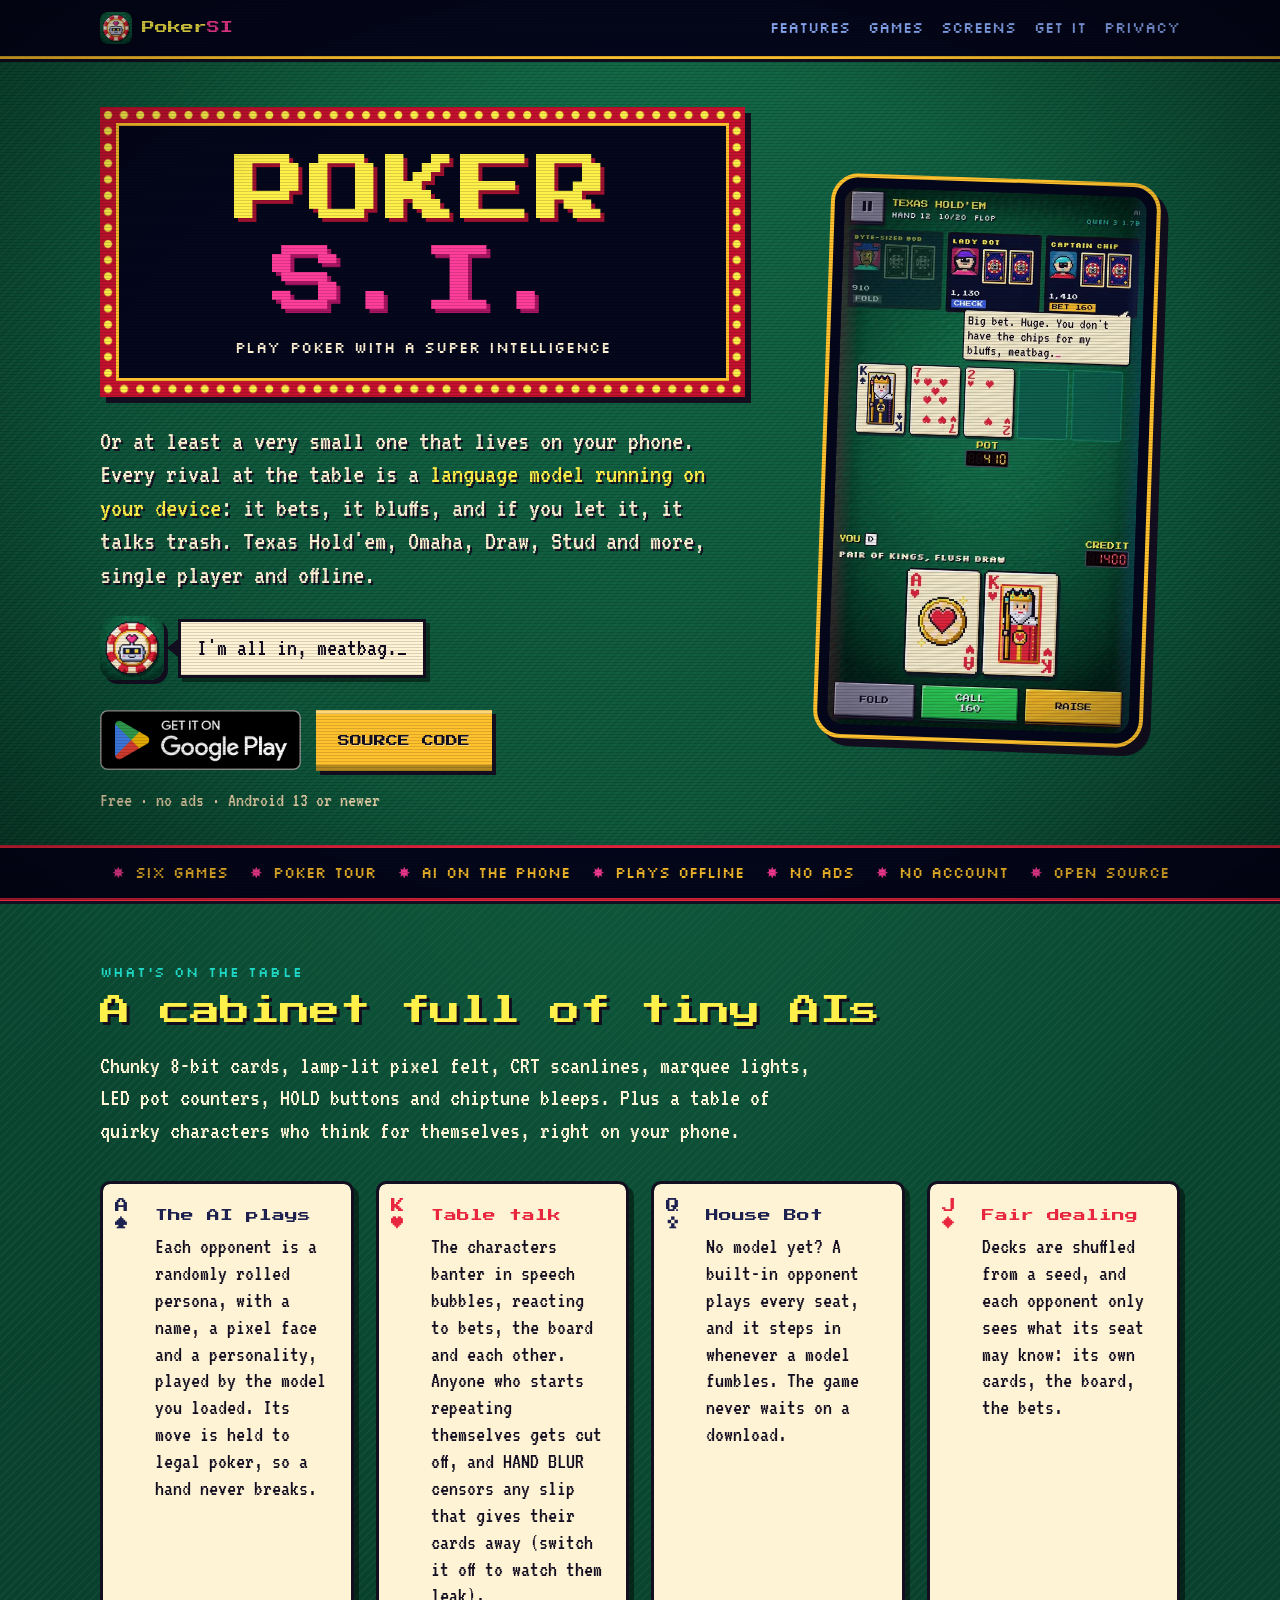
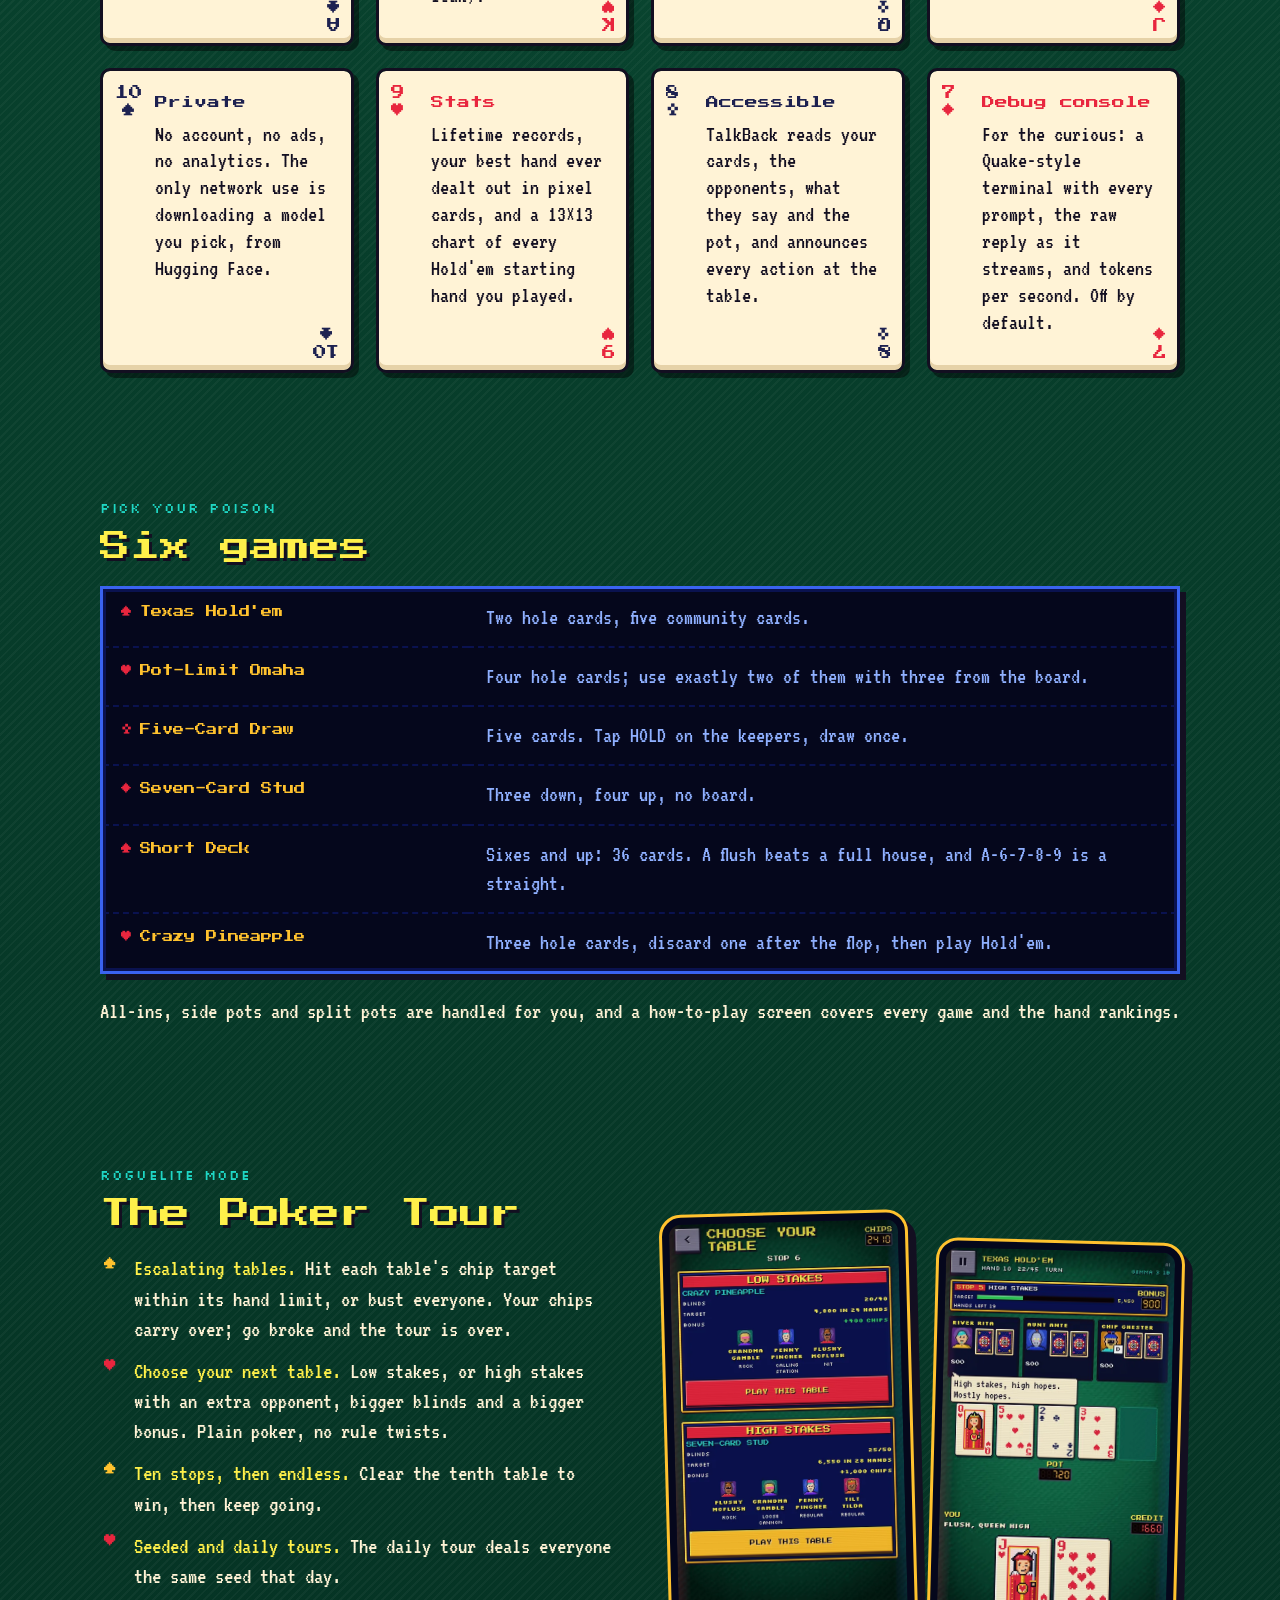
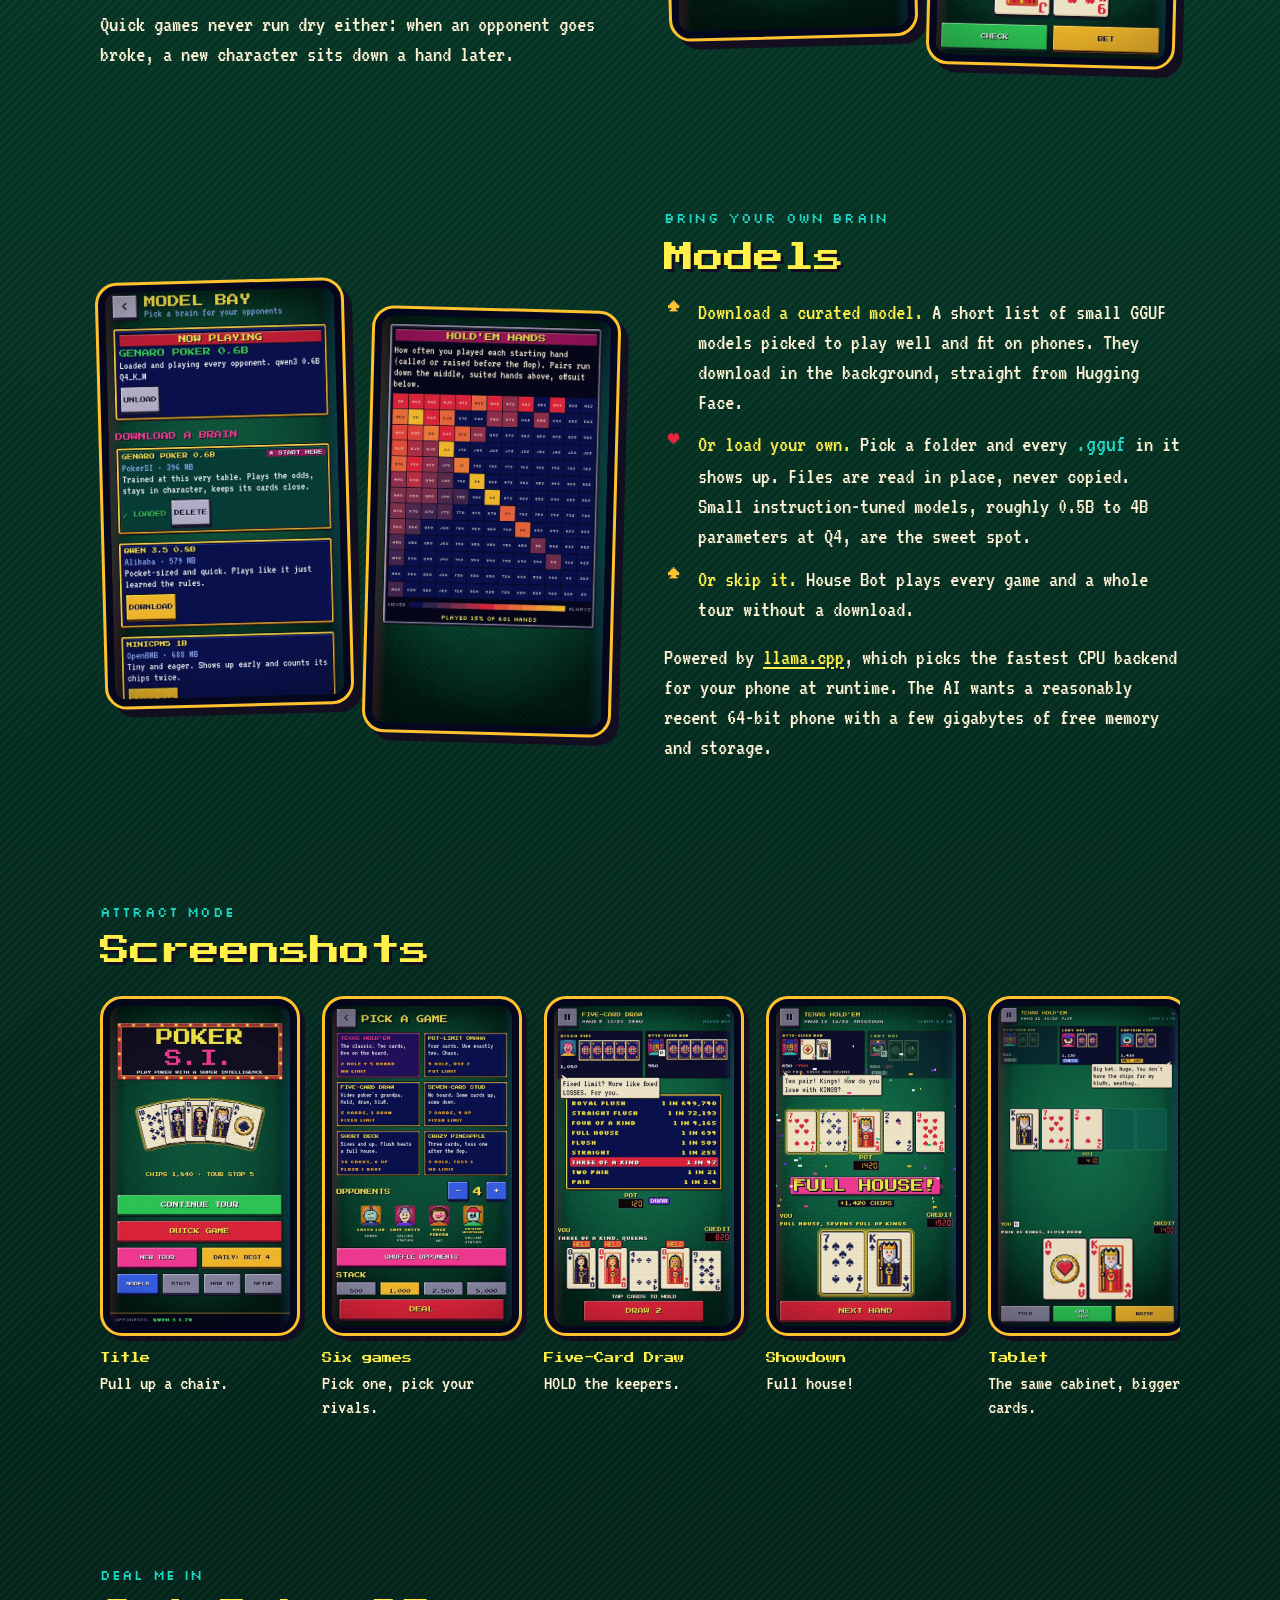
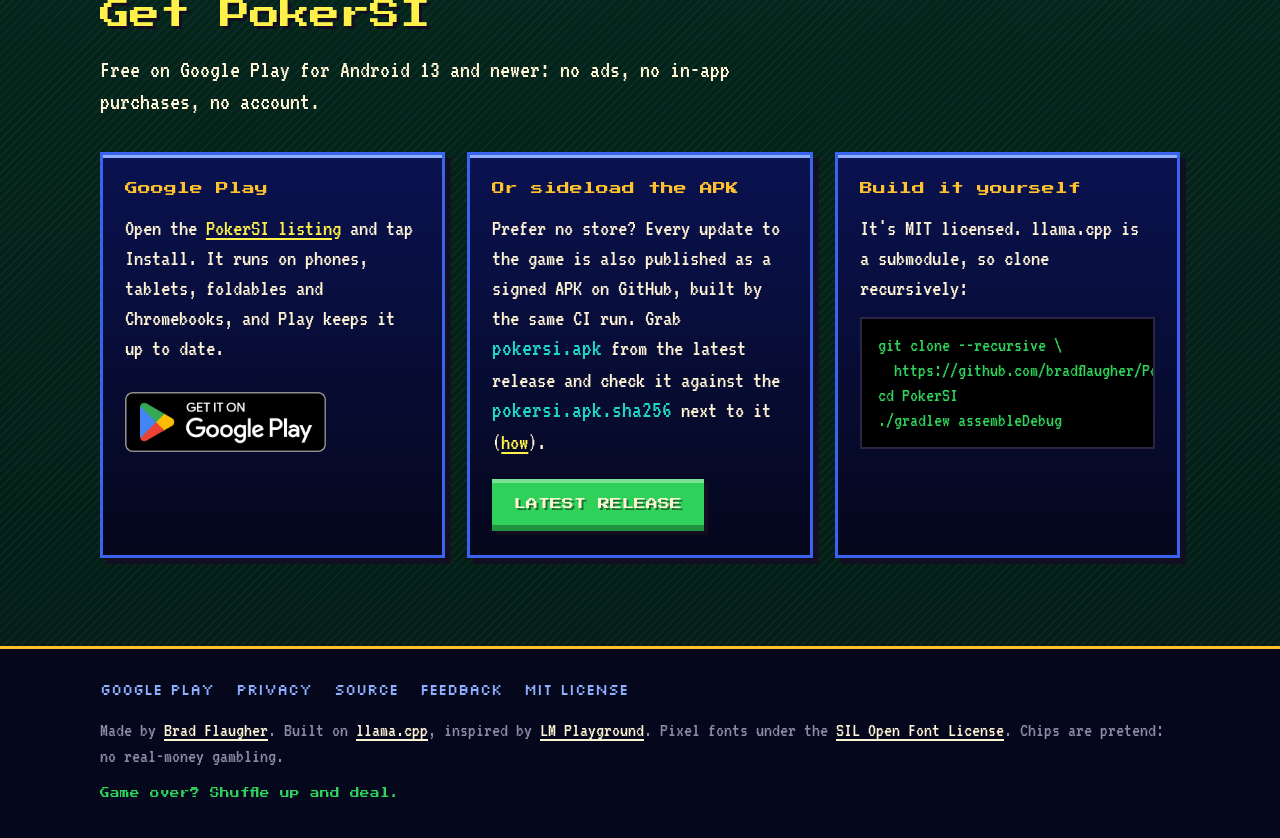
<file: site/index.html>
<!doctype html>
<html lang="en">
<head>
  <meta charset="utf-8">
  <meta name="viewport" content="width=device-width, initial-scale=1, viewport-fit=cover">
  <title>PokerSI — offline pixel poker against AI opponents</title>
  <meta name="description" content="Offline poker for Android against AI opponents that run on your phone: Texas Hold'em, Omaha, Five-Card Draw, Seven-Card Stud, Short Deck and Crazy Pineapple in a retro 8-bit video poker cabinet. A roguelite Poker Tour, no ads, no account.">
  <meta name="theme-color" content="#05071c">
  <meta name="color-scheme" content="dark">
  <link rel="canonical" href="https://bradflaugher.github.io/PokerSI/">
  <link rel="icon" type="image/png" sizes="32x32" href="favicon-32.png">
  <link rel="apple-touch-icon" href="apple-touch-icon.png">
  <link rel="preload" href="fonts/press_start_2p.woff2" as="font" type="font/woff2" crossorigin>
  <link rel="preload" href="fonts/vt323.woff2" as="font" type="font/woff2" crossorigin>
  <link rel="stylesheet" href="style.css?v=1b65875fac">
  <meta property="og:type" content="website">
  <meta property="og:site_name" content="PokerSI">
  <meta property="og:title" content="PokerSI — offline pixel poker against AI opponents">
  <meta property="og:description" content="Offline retro poker vs AI opponents that run on your phone. No ads, no account.">
  <meta property="og:url" content="https://bradflaugher.github.io/PokerSI/">
  <meta property="og:image" content="https://bradflaugher.github.io/PokerSI/og.png">
  <meta property="og:image:width" content="1024">
  <meta property="og:image:height" content="500">
  <meta property="og:image:alt" content="The PokerSI marquee over a fan of pixel cards on green felt, and a robot chip saying “I'm all in, meatbag.”">
  <meta name="twitter:card" content="summary_large_image">
</head>
<body>
  <a class="skip" href="#main">Skip to content</a>

  <header class="topbar">
    <div class="wrap">
      <a class="brand" href="./"><img src="icon.png" alt="" width="32" height="32"><b>Poker<span>SI</span></b></a>
      <nav aria-label="Site">
        <a href="#features">Features</a>
        <a href="#games">Games</a>
        <a href="#screens">Screens</a>
        <a class="keep" href="#get">Get it</a>
        <a class="keep" href="privacy/">Privacy</a>
      </nav>
    </div>
  </header>

  <main id="main">
    <div class="hero">
      <div class="wrap">
        <div>
          <div class="marquee">
            <div class="marquee__panel">
              <h1>POKER <span class="si">S.I.</span></h1>
              <p>Play poker with a super intelligence</p>
            </div>
          </div>
          <p class="hero__lead">Or at least a very small one that lives on your phone. Every rival at the table is a <strong>language model running on your device</strong>: it bets, it bluffs, and if you let it, it talks trash. Texas Hold'em, Omaha, Draw, Stud and more, single player and offline.</p>
          <div class="bubble-row">
            <img src="icon.png" alt="" width="64" height="64">
            <p class="bubble">I'm all in, meatbag.</p>
          </div>
          <div class="ctas">
            <a class="play" href="https://play.google.com/store/apps/details?id=com.bradflaugher.pokersi"><img src="img/google-play-badge.png" width="564" height="168" alt="Get it on Google Play"></a>
            <a class="btn btn--gold" href="https://github.com/bradflaugher/PokerSI">Source code</a>
          </div>
          <p class="fine">Free · no ads · Android 13 or newer</p>
        </div>
        <figure class="phone">
          <img src="img/table-holdem.webp" width="540" height="960" alt="A Texas Hold'em table against three AI opponents, one of them talking trash: “Big bet. Huge. You don't have the chips for my bluffs, meatbag.”">
        </figure>
      </div>
    </div>

    <div class="ticker">
      <ul>
        <li>Six games</li>
        <li>Poker Tour</li>
        <li>AI on the phone</li>
        <li>Plays offline</li>
        <li>No ads</li>
        <li>No account</li>
        <li>Open source</li>
      </ul>
    </div>

    <section id="features">
      <div class="wrap">
        <p class="kicker">What's on the table</p>
        <h2>A cabinet full of tiny AIs</h2>
        <p class="intro">Chunky 8-bit cards, lamp-lit pixel felt, CRT scanlines, marquee lights, LED pot counters, HOLD buttons and chiptune bleeps. Plus a table of quirky characters who think for themselves, right on your phone.</p>
        <ul class="cards">
          <li class="card" data-rank="A&#10;♠">
            <h3>The AI plays</h3>
            <p>Each opponent is a randomly rolled persona, with a name, a pixel face and a personality, played by the model you loaded. Its move is held to legal poker, so a hand never breaks.</p>
          </li>
          <li class="card" data-rank="K&#10;♥">
            <h3>Table talk</h3>
            <p>The characters banter in speech bubbles, reacting to bets, the board and each other. Anyone who starts repeating themselves gets cut off, and HAND BLUR censors any slip that gives their cards away (switch it off to watch them leak).</p>
          </li>
          <li class="card" data-rank="Q&#10;♣">
            <h3>House Bot</h3>
            <p>No model yet? A built-in opponent plays every seat, and it steps in whenever a model fumbles. The game never waits on a download.</p>
          </li>
          <li class="card" data-rank="J&#10;♦">
            <h3>Fair dealing</h3>
            <p>Decks are shuffled from a seed, and each opponent only sees what its seat may know: its own cards, the board, the bets.</p>
          </li>
          <li class="card" data-rank="10&#10;♠">
            <h3>Private</h3>
            <p>No account, no ads, no analytics. The only network use is downloading a model you pick, from Hugging Face.</p>
          </li>
          <li class="card" data-rank="9&#10;♥">
            <h3>Stats</h3>
            <p>Lifetime records, your best hand ever dealt out in pixel cards, and a 13×13 chart of every Hold'em starting hand you played.</p>
          </li>
          <li class="card" data-rank="8&#10;♣">
            <h3>Accessible</h3>
            <p>TalkBack reads your cards, the opponents, what they say and the pot, and announces every action at the table.</p>
          </li>
          <li class="card" data-rank="7&#10;♦">
            <h3>Debug console</h3>
            <p>For the curious: a Quake-style terminal with every prompt, the raw reply as it streams, and tokens per second. Off by default.</p>
          </li>
        </ul>
      </div>
    </section>

    <section id="games">
      <div class="wrap">
        <p class="kicker">Pick your poison</p>
        <h2>Six games</h2>
        <table class="games">
          <caption class="sr-only">The six poker variants and how each one deals</caption>
          <tbody>
            <tr><th scope="row"><span aria-hidden="true">♠</span>Texas Hold'em</th><td>Two hole cards, five community cards.</td></tr>
            <tr><th scope="row"><span aria-hidden="true">♥</span>Pot-Limit Omaha</th><td>Four hole cards; use exactly two of them with three from the board.</td></tr>
            <tr><th scope="row"><span aria-hidden="true">♣</span>Five-Card Draw</th><td>Five cards. Tap HOLD on the keepers, draw once.</td></tr>
            <tr><th scope="row"><span aria-hidden="true">♦</span>Seven-Card Stud</th><td>Three down, four up, no board.</td></tr>
            <tr><th scope="row"><span aria-hidden="true">♠</span>Short Deck</th><td>Sixes and up: 36 cards. A flush beats a full house, and A-6-7-8-9 is a straight.</td></tr>
            <tr><th scope="row"><span aria-hidden="true">♥</span>Crazy Pineapple</th><td>Three hole cards, discard one after the flop, then play Hold'em.</td></tr>
          </tbody>
        </table>
        <p class="after-table">All-ins, side pots and split pots are handled for you, and a how-to-play screen covers every game and the hand rankings.</p>
      </div>
    </section>

    <section id="tour">
      <div class="wrap split">
        <div>
          <p class="kicker">Roguelite mode</p>
          <h2>The Poker Tour</h2>
          <ul class="ticks">
            <li><strong>Escalating tables.</strong> Hit each table's chip target within its hand limit, or bust everyone. Your chips carry over; go broke and the tour is over.</li>
            <li><strong>Choose your next table.</strong> Low stakes, or high stakes with an extra opponent, bigger blinds and a bigger bonus. Plain poker, no rule twists.</li>
            <li><strong>Ten stops, then endless.</strong> Clear the tenth table to win, then keep going.</li>
            <li><strong>Seeded and daily tours.</strong> The daily tour deals everyone the same seed that day.</li>
          </ul>
          <p>Quick games never run dry either: when an opponent goes broke, a new character sits down a hand later.</p>
        </div>
        <div class="shots">
          <figure class="phone"><img src="img/tour.webp" width="540" height="960" loading="lazy" alt="Poker Tour: choose your next table, low stakes or high stakes."></figure>
          <figure class="phone"><img src="img/tour-table.webp" width="540" height="960" loading="lazy" alt="A Poker Tour table at stop 5, high stakes, with a chip target and hands remaining."></figure>
        </div>
      </div>
    </section>

    <section id="models">
      <div class="wrap split">
        <div class="shots">
          <figure class="phone"><img src="img/models.webp" width="540" height="960" loading="lazy" alt="The Models screen, listing small downloadable models and a folder of your own GGUF files."></figure>
          <figure class="phone"><img src="img/stats.webp" width="540" height="960" loading="lazy" alt="Stats: a 13 by 13 chart of how often you played each Hold'em starting hand."></figure>
        </div>
        <div>
          <p class="kicker">Bring your own brain</p>
          <h2>Models</h2>
          <ul class="ticks">
            <li><strong>Download a curated model.</strong> A short list of small GGUF models picked to play well and fit on phones. They download in the background, straight from Hugging Face.</li>
            <li><strong>Or load your own.</strong> Pick a folder and every <code>.gguf</code> in it shows up. Files are read in place, never copied. Small instruction-tuned models, roughly 0.5B to 4B parameters at Q4, are the sweet spot.</li>
            <li><strong>Or skip it.</strong> House Bot plays every game and a whole tour without a download.</li>
          </ul>
          <p>Powered by <a href="https://github.com/ggml-org/llama.cpp">llama.cpp</a>, which picks the fastest CPU backend for your phone at runtime. The AI wants a reasonably recent 64-bit phone with a few gigabytes of free memory and storage.</p>
        </div>
      </div>
    </section>

    <section id="screens">
      <div class="wrap">
        <p class="kicker">Attract mode</p>
        <h2>Screenshots</h2>
        <ul class="reel">
          <li><figure><div class="phone"><img src="img/title.webp" width="540" height="960" loading="lazy" alt="The title screen: the marquee, a fan of pixel cards, and buttons for Continue Tour, Quick Game, New Tour and the daily tour."></div><figcaption><b>Title</b>Pull up a chair.</figcaption></figure></li>
          <li><figure><div class="phone"><img src="img/picker.webp" width="540" height="960" loading="lazy" alt="The game picker with six poker variants."></div><figcaption><b>Six games</b>Pick one, pick your rivals.</figcaption></figure></li>
          <li><figure><div class="phone"><img src="img/draw.webp" width="540" height="960" loading="lazy" alt="Five-Card Draw with HOLD buttons under the player's cards."></div><figcaption><b>Five-Card Draw</b>HOLD the keepers.</figcaption></figure></li>
          <li><figure><div class="phone"><img src="img/showdown.webp" width="540" height="960" loading="lazy" alt="A full house wins the showdown."></div><figcaption><b>Showdown</b>Full house!</figcaption></figure></li>
          <li><figure><div class="phone"><img src="img/tablet.webp" width="540" height="960" loading="lazy" alt="Texas Hold'em on a 10-inch tablet."></div><figcaption><b>Tablet</b>The same cabinet, bigger cards.</figcaption></figure></li>
        </ul>
      </div>
    </section>

    <section id="get">
      <div class="wrap">
        <p class="kicker">Deal me in</p>
        <h2>Get PokerSI</h2>
        <p class="intro">Free on Google Play for Android 13 and newer: no ads, no in-app purchases, no account.</p>
        <div class="panels">
          <div class="panel">
            <h3>Google Play</h3>
            <p>Open the <a href="https://play.google.com/store/apps/details?id=com.bradflaugher.pokersi">PokerSI listing</a> and tap Install. It runs on phones, tablets, foldables and Chromebooks, and Play keeps it up to date.</p>
            <a class="play" href="https://play.google.com/store/apps/details?id=com.bradflaugher.pokersi"><img src="img/google-play-badge.png" width="564" height="168" alt="Get it on Google Play"></a>
          </div>
          <div class="panel">
            <h3>Or sideload the APK</h3>
            <p>Prefer no store? Every update to the game is also published as a signed APK on GitHub, built by the same CI run. Grab <code>pokersi.apk</code> from the latest release and check it against the <code>pokersi.apk.sha256</code> next to it (<a href="https://github.com/bradflaugher/PokerSI/blob/main/SECURITY.md#verifying-a-release">how</a>).</p>
            <a class="btn btn--green" href="https://github.com/bradflaugher/PokerSI/releases/latest">Latest release</a>
          </div>
          <div class="panel">
            <h3>Build it yourself</h3>
            <p>It's MIT licensed. llama.cpp is a submodule, so clone recursively:</p>
            <pre><code>git clone --recursive \
  https://github.com/bradflaugher/PokerSI.git
cd PokerSI
./gradlew assembleDebug</code></pre>
          </div>
        </div>
      </div>
    </section>
  </main>

  <footer class="footer">
    <div class="wrap">
      <nav aria-label="Footer">
        <a href="https://play.google.com/store/apps/details?id=com.bradflaugher.pokersi">Google Play</a>
        <a href="privacy/">Privacy</a>
        <a href="https://github.com/bradflaugher/PokerSI">Source</a>
        <a href="https://github.com/bradflaugher/PokerSI/issues/new">Feedback</a>
        <a href="https://github.com/bradflaugher/PokerSI/blob/main/LICENSE">MIT license</a>
      </nav>
      <p>Made by <a href="https://bradflaugher.com">Brad Flaugher</a>. Built on <a href="https://github.com/ggml-org/llama.cpp">llama.cpp</a>, inspired by <a href="https://github.com/andriydruk/LMPlayground">LM Playground</a>. Pixel fonts under the <a href="fonts/OFL-PressStart2P.txt">SIL Open Font License</a>. Chips are pretend: no real-money gambling.</p>
      <p class="credit">Game over? Shuffle up and deal.</p>
    </div>
  </footer>
</body>
</html>
</file>
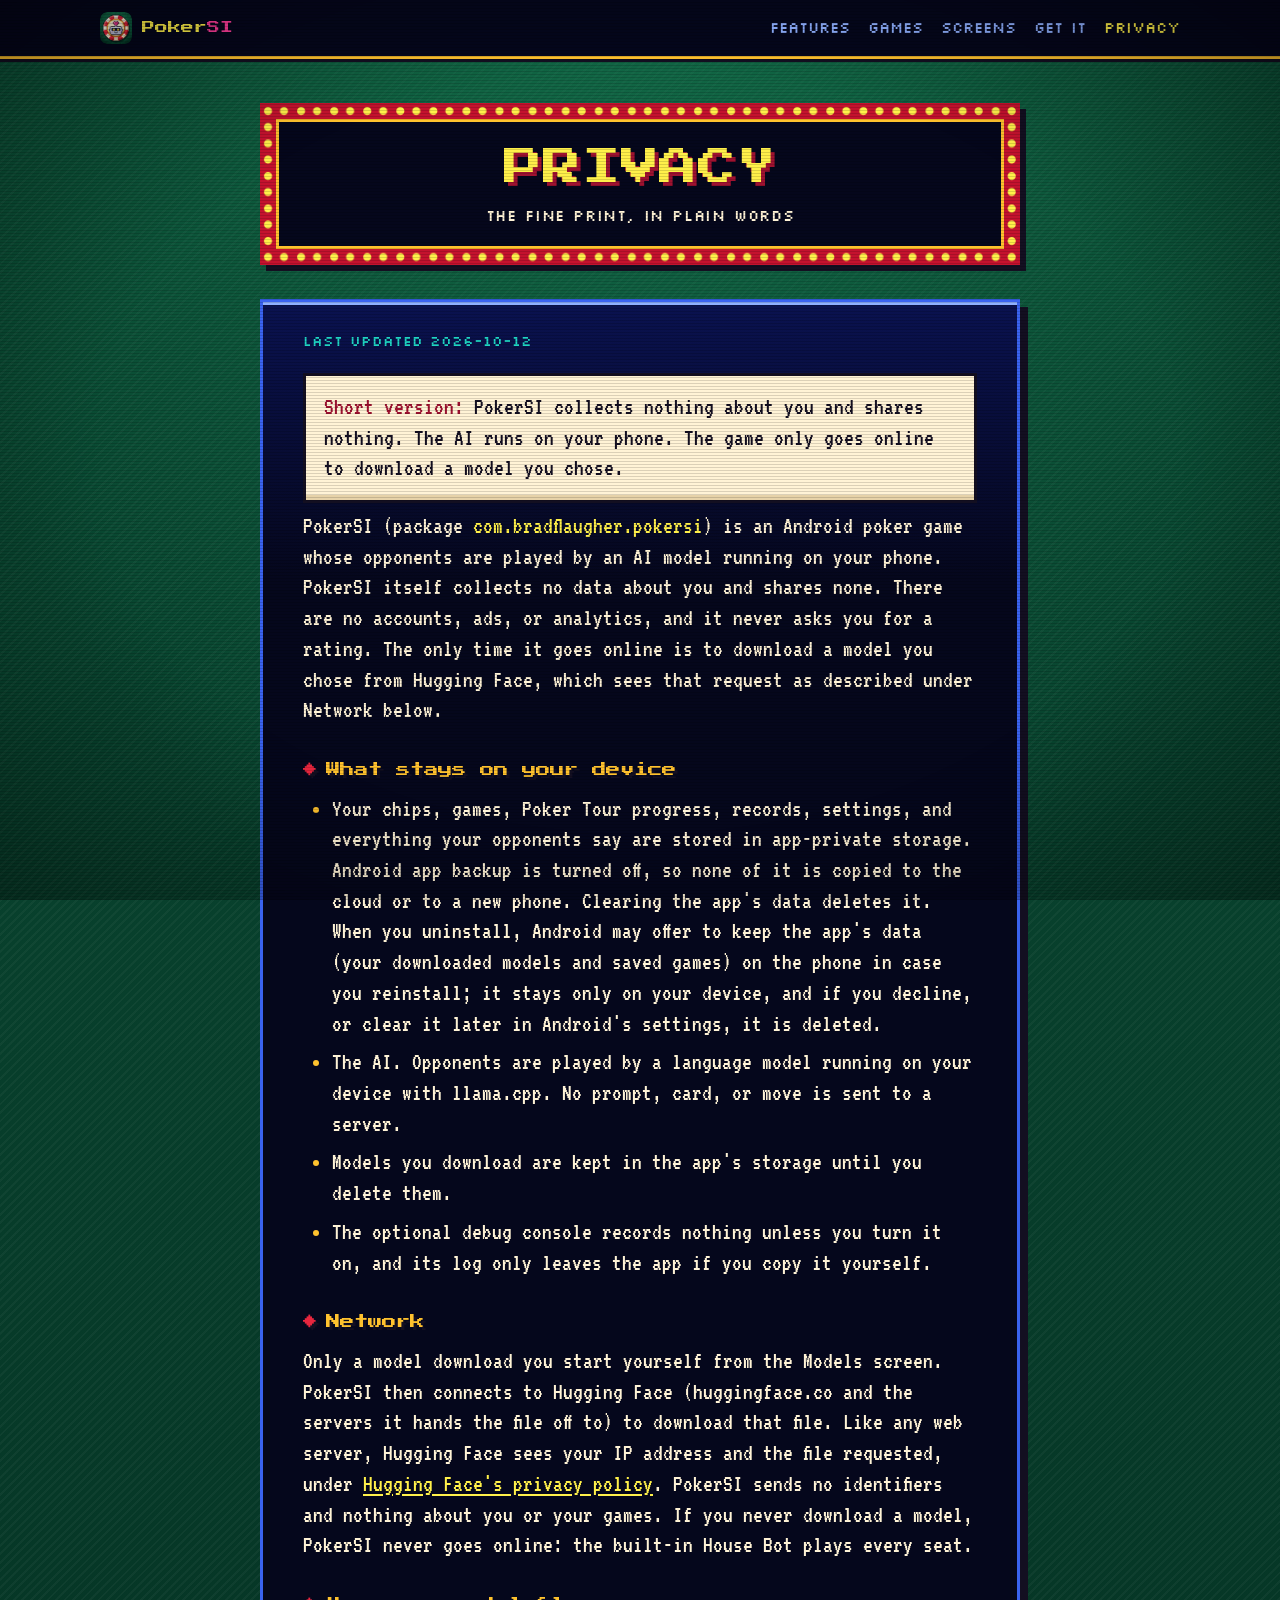
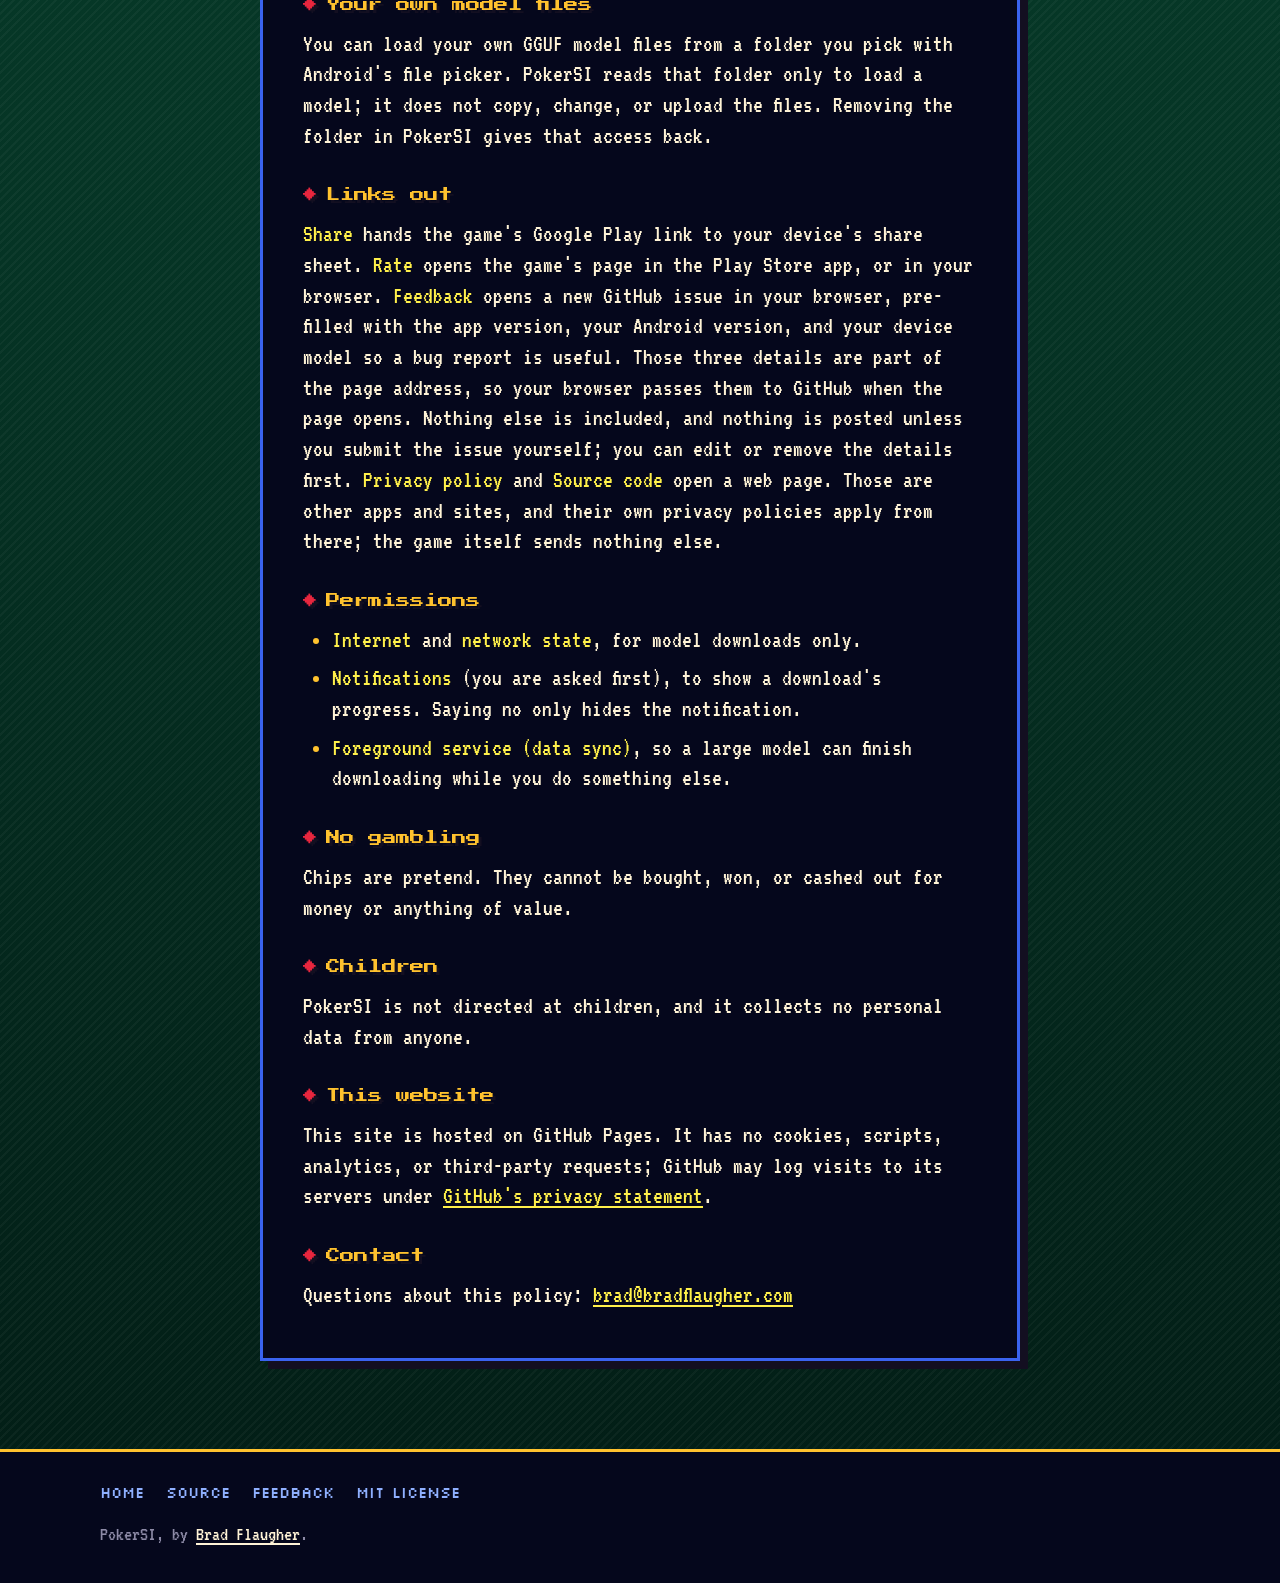
<file: site/privacy/index.html>
<!doctype html>
<html lang="en">
<head>
  <meta charset="utf-8">
  <meta name="viewport" content="width=device-width, initial-scale=1, viewport-fit=cover">
  <title>Privacy policy — PokerSI</title>
  <meta name="description" content="Privacy policy for PokerSI (com.bradflaugher.pokersi): no account, ads or analytics; the AI runs on your phone, and the only network use is a model download you start.">
  <meta name="theme-color" content="#05071c">
  <meta name="color-scheme" content="dark">
  <link rel="canonical" href="https://bradflaugher.github.io/PokerSI/privacy/">
  <link rel="icon" type="image/png" sizes="32x32" href="../favicon-32.png">
  <link rel="apple-touch-icon" href="../apple-touch-icon.png">
  <link rel="stylesheet" href="../style.css?v=1b65875fac">
  <meta property="og:type" content="article">
  <meta property="og:site_name" content="PokerSI">
  <meta property="og:title" content="Privacy policy — PokerSI">
  <meta property="og:description" content="No account, ads or analytics. The AI runs on your phone.">
  <meta property="og:url" content="https://bradflaugher.github.io/PokerSI/privacy/">
  <meta property="og:image" content="https://bradflaugher.github.io/PokerSI/og.png">
</head>
<body>
  <a class="skip" href="#main">Skip to content</a>

  <header class="topbar">
    <div class="wrap">
      <a class="brand" href="../"><img src="../icon.png" alt="" width="32" height="32"><b>Poker<span>SI</span></b></a>
      <nav aria-label="Site">
        <a href="../#features">Features</a>
        <a href="../#games">Games</a>
        <a href="../#screens">Screens</a>
        <a class="keep" href="../#get">Get it</a>
        <a class="keep" href="./" aria-current="page">Privacy</a>
      </nav>
    </div>
  </header>

  <main id="main" class="page">
    <div class="wrap">
      <div class="marquee">
        <div class="marquee__panel">
          <h1>PRIVACY</h1>
          <p>The fine print, in plain words</p>
        </div>
      </div>

      <article class="prose">
        <p class="updated">Last updated 2026-10-12</p>

        <p class="summary"><strong>Short version:</strong> PokerSI collects nothing about you and shares nothing. The AI runs on your phone. The game only goes online to download a model you chose.</p>

        <p>PokerSI (package <strong>com.bradflaugher.pokersi</strong>) is an Android poker game whose opponents are played by an AI model running on your phone. PokerSI itself collects no data about you and shares none. There are no accounts, ads, or analytics, and it never asks you for a rating. The only time it goes online is to download a model you chose from Hugging Face, which sees that request as described under Network below.</p>

        <h2>What stays on your device</h2>
        <ul>
          <li>Your chips, games, Poker Tour progress, records, settings, and everything your opponents say are stored in app-private storage. Android app backup is turned off, so none of it is copied to the cloud or to a new phone. Clearing the app's data deletes it. When you uninstall, Android may offer to keep the app's data (your downloaded models and saved games) on the phone in case you reinstall; it stays only on your device, and if you decline, or clear it later in Android's settings, it is deleted.</li>
          <li>The AI. Opponents are played by a language model running on your device with llama.cpp. No prompt, card, or move is sent to a server.</li>
          <li>Models you download are kept in the app's storage until you delete them.</li>
          <li>The optional debug console records nothing unless you turn it on, and its log only leaves the app if you copy it yourself.</li>
        </ul>

        <h2>Network</h2>
        <p>Only a model download you start yourself from the Models screen. PokerSI then connects to Hugging Face (huggingface.co and the servers it hands the file off to) to download that file. Like any web server, Hugging Face sees your IP address and the file requested, under <a href="https://huggingface.co/privacy" rel="noopener">Hugging Face's privacy policy</a>. PokerSI sends no identifiers and nothing about you or your games. If you never download a model, PokerSI never goes online: the built-in House Bot plays every seat.</p>

        <h2>Your own model files</h2>
        <p>You can load your own GGUF model files from a folder you pick with Android's file picker. PokerSI reads that folder only to load a model; it does not copy, change, or upload the files. Removing the folder in PokerSI gives that access back.</p>

        <h2>Links out</h2>
        <p><strong>Share</strong> hands the game's Google Play link to your device's share sheet. <strong>Rate</strong> opens the game's page in the Play Store app, or in your browser. <strong>Feedback</strong> opens a new GitHub issue in your browser, pre-filled with the app version, your Android version, and your device model so a bug report is useful. Those three details are part of the page address, so your browser passes them to GitHub when the page opens. Nothing else is included, and nothing is posted unless you submit the issue yourself; you can edit or remove the details first. <strong>Privacy policy</strong> and <strong>Source code</strong> open a web page. Those are other apps and sites, and their own privacy policies apply from there; the game itself sends nothing else.</p>

        <h2>Permissions</h2>
        <ul>
          <li><strong>Internet</strong> and <strong>network state</strong>, for model downloads only.</li>
          <li><strong>Notifications</strong> (you are asked first), to show a download's progress. Saying no only hides the notification.</li>
          <li><strong>Foreground service (data sync)</strong>, so a large model can finish downloading while you do something else.</li>
        </ul>

        <h2>No gambling</h2>
        <p>Chips are pretend. They cannot be bought, won, or cashed out for money or anything of value.</p>

        <h2>Children</h2>
        <p>PokerSI is not directed at children, and it collects no personal data from anyone.</p>

        <h2>This website</h2>
        <p>This site is hosted on GitHub Pages. It has no cookies, scripts, analytics, or third-party requests; GitHub may log visits to its servers under <a href="https://docs.github.com/en/site-policy/privacy-policies/github-general-privacy-statement" rel="noopener">GitHub's privacy statement</a>.</p>

        <h2>Contact</h2>
        <p>Questions about this policy: <a href="mailto:brad@bradflaugher.com">brad@bradflaugher.com</a></p>
      </article>
    </div>
  </main>

  <footer class="footer">
    <div class="wrap">
      <nav aria-label="Footer">
        <a href="../">Home</a>
        <a href="https://github.com/bradflaugher/PokerSI">Source</a>
        <a href="https://github.com/bradflaugher/PokerSI/issues/new">Feedback</a>
        <a href="https://github.com/bradflaugher/PokerSI/blob/main/LICENSE">MIT license</a>
      </nav>
      <p>PokerSI, by <a href="https://bradflaugher.com">Brad Flaugher</a>.</p>
    </div>
  </footer>
</body>
</html>
</file>
<file: site/style.css>
/*
 * PokerSI's site: the same 90s video poker cabinet as the app. Colors come
 * from app/src/main/java/com/bradflaugher/pokersi/ui/pixel/PixelTheme.kt and
 * FeltBackground.kt; fonts are the app's own (OFL, see fonts/). No scripts,
 * no third-party requests.
 */

@font-face {
  font-family: "Press Start 2P";
  src: url("fonts/press_start_2p.woff2") format("woff2");
  font-display: swap;
}
@font-face {
  font-family: "VT323";
  src: url("fonts/vt323.woff2") format("woff2");
  font-display: swap;
}
@font-face {
  font-family: "Silkscreen";
  src: url("fonts/silkscreen.woff2") format("woff2");
  font-display: swap;
}

:root {
  color-scheme: dark;
  --ink: #130f21;
  --ink-soft: #2c2445;
  --cabinet-black: #05071c;
  --cabinet-deep: #0a1250;
  --cabinet: #1530a8;
  --cabinet-light: #3a63f0;
  --cabinet-glow: #8fb0ff;
  --felt-deep: #021c15;
  --felt-dark: #053324;
  --felt-mid: #0a4c34;
  --felt-light: #106444;
  --felt-lamp: #187c53;
  --cream: #fff3d6;
  --card-shade: #e6d2a8;
  --suit-red: #e8263e;
  --suit-red-dark: #9e1230;
  --suit-black: #1d2150;
  --gold: #ffc22e;
  --gold-dark: #b9780c;
  --yellow: #fff04a;
  --hot-pink: #ff3d9a;
  --hot-pink-dark: #a81563;
  --teal: #1fd6c4;
  --green: #2fd15a;
  --green-dark: #137a33;
  --gray: #8d8aa6;
  --gray-dark: #4a4763;
  --led-red: #ff2b2b;

  --pixel: "Press Start 2P", ui-monospace, monospace;
  --label: "Silkscreen", ui-monospace, monospace;
  --text: "VT323", ui-monospace, "Cascadia Mono", Menlo, Consolas, monospace;
  --wrap: 1120px;
}

*,
*::before,
*::after { box-sizing: border-box; }

html { -webkit-text-size-adjust: 100%; scroll-behavior: smooth; }

body {
  margin: 0;
  min-height: 100vh;
  color: var(--cream);
  font: 400 1.45rem/1.3 var(--text);
  /* Lamp-lit felt: a pool of light from above over a fine diagonal weave. */
  background:
    radial-gradient(ellipse 90% 60% at 50% -10%, rgb(24 124 83 / 0.75), transparent 70%),
    repeating-linear-gradient(135deg, rgb(255 255 255 / 0.035) 0 2px, transparent 2px 6px),
    linear-gradient(var(--felt-mid), var(--felt-dark) 60%, var(--felt-deep));
  background-color: var(--felt-dark);
}

/* CRT scanlines and a soft vignette over everything, like the app's overlay. */
body::after {
  content: "";
  position: fixed;
  inset: 0;
  pointer-events: none;
  z-index: 50;
  background:
    repeating-linear-gradient(0deg, rgb(0 0 0 / 0.14) 0 1px, transparent 1px 3px),
    radial-gradient(ellipse at center, transparent 60%, rgb(0 0 0 / 0.35));
}

img { max-width: 100%; height: auto; display: block; }

a { color: var(--yellow); text-underline-offset: 3px; }
a:hover { color: var(--cream); }
:focus-visible { outline: 3px dashed var(--yellow); outline-offset: 3px; }

.skip {
  position: absolute;
  left: -9999px;
  top: 8px;
  z-index: 100;
  padding: 10px 14px;
  background: var(--yellow);
  color: var(--ink);
  font-family: var(--label);
}
.skip:focus { left: 8px; }

.sr-only {
  position: absolute;
  width: 1px;
  height: 1px;
  overflow: hidden;
  clip-path: inset(50%);
  white-space: nowrap;
}

.wrap {
  width: 100%;
  max-width: var(--wrap);
  margin: 0 auto;
  padding: 0 20px;
}

/* ---- Top bar ------------------------------------------------------------ */

.topbar {
  position: sticky;
  top: 0;
  z-index: 40;
  background: var(--cabinet-black);
  border-bottom: 3px solid var(--gold);
  box-shadow: 0 3px 0 var(--ink);
}
.topbar .wrap {
  display: flex;
  align-items: center;
  justify-content: space-between;
  gap: 12px;
  min-height: 56px;
}
.brand {
  display: flex;
  align-items: center;
  gap: 10px;
  color: var(--yellow);
  text-decoration: none;
  font: 0.8rem/1 var(--pixel);
  white-space: nowrap;
}
.brand img { width: 32px; height: 32px; border-radius: 7px; }
.brand b { font-weight: 400; }
.brand span { color: var(--hot-pink); }
.topbar nav { display: flex; gap: 4px 18px; flex-wrap: wrap; justify-content: flex-end; }
.topbar nav a {
  color: var(--cabinet-glow);
  font: 0.95rem/1 var(--label);
  text-decoration: none;
  text-transform: uppercase;
  padding: 8px 0;
}
.topbar nav a:hover,
.topbar nav a[aria-current] { color: var(--yellow); }

/* ---- Marquee ------------------------------------------------------------ */

.marquee {
  position: relative;
  padding: 16px;
  background: #c4122e;
  box-shadow: 6px 6px 0 var(--ink);
}
/* Two interleaved sets of bulbs that take turns, like the cabinet sign. */
.marquee::before,
.marquee::after {
  content: "";
  position: absolute;
  inset: 0;
  pointer-events: none;
  color: var(--yellow);
  --bulb-a: radial-gradient(circle at 8px 8px, currentColor 0 3.5px, transparent 4.5px);
  --bulb-b: radial-gradient(circle at 24px 24px, currentColor 0 3.5px, transparent 4.5px);
  background: var(--bulb-a), var(--bulb-b);
  background-size: 32px 32px;
  background-repeat: space;
  animation: bulbs 1.2s steps(1) infinite;
}
.marquee::after {
  --bulb-a: radial-gradient(circle at 24px 8px, currentColor 0 3.5px, transparent 4.5px);
  --bulb-b: radial-gradient(circle at 8px 24px, currentColor 0 3.5px, transparent 4.5px);
  animation-delay: -0.6s;
}
@keyframes bulbs {
  50% { color: #7a4a06; }
}
.marquee__panel {
  position: relative;
  z-index: 1;
  background: var(--cabinet-black);
  border: 3px solid var(--gold);
  padding: 26px 18px 20px;
  text-align: center;
}
.marquee h1 {
  margin: 0;
  font: 400 clamp(2.6rem, 9vw, 4.6rem)/1.05 var(--pixel);
  color: var(--yellow);
  text-shadow: 4px 4px 0 var(--suit-red-dark);
  letter-spacing: 0.02em;
}
.marquee h1 .si {
  display: block;
  margin-top: 0.18em;
  color: var(--hot-pink);
  text-shadow: 4px 4px 0 var(--hot-pink-dark);
}
.marquee p {
  margin: 18px 0 0;
  font: 0.95rem/1.3 var(--label);
  color: var(--cream);
  letter-spacing: 0.04em;
}

/* ---- Hero --------------------------------------------------------------- */

.hero { padding: 48px 0 32px; }
.hero .wrap {
  display: grid;
  grid-template-columns: minmax(0, 1.25fr) minmax(0, 0.75fr);
  gap: 48px;
  align-items: center;
}
.hero__lead {
  margin: 28px 0 0;
  font-size: 1.75rem;
  line-height: 1.2;
  text-shadow: 2px 2px 0 var(--ink);
}
.hero__lead strong { color: var(--yellow); font-weight: 400; }

.bubble-row {
  display: flex;
  align-items: center;
  gap: 14px;
  margin: 24px 0 0;
}
.bubble-row img {
  width: 64px;
  height: 64px;
  flex: none;
  border-radius: 14px;
  box-shadow: 4px 4px 0 var(--ink);
}
.bubble {
  position: relative;
  margin: 0;
  padding: 10px 16px;
  background: var(--cream);
  color: var(--ink);
  font-size: 1.55rem;
  border: 3px solid var(--ink);
  box-shadow: 4px 4px 0 rgb(0 0 0 / 0.45);
}
.bubble::before {
  content: "";
  position: absolute;
  left: -14px;
  top: 50%;
  margin-top: -9px;
  border: 9px solid transparent;
  border-right: 11px solid var(--ink);
  border-left: 0;
}
.bubble::after {
  content: "_";
  animation: blink 1s steps(1) infinite;
}
@keyframes blink { 50% { opacity: 0; } }

.ctas { display: flex; flex-wrap: wrap; gap: 14px; margin-top: 30px; }

/* The app's PixelButton: lit top edge, shaded bottom, hard ink shadow. */
.btn {
  display: inline-flex;
  align-items: center;
  justify-content: center;
  min-height: 52px;
  padding: 12px 22px;
  font: 0.75rem/1.4 var(--pixel);
  text-align: center;
  text-decoration: none;
  text-transform: uppercase;
  color: var(--cream);
  background: var(--gray);
  box-shadow:
    inset 0 4px 0 rgb(255 255 255 / 0.35),
    inset 0 -6px 0 rgb(0 0 0 / 0.3),
    4px 4px 0 var(--ink);
  text-shadow: 2px 2px 0 rgb(0 0 0 / 0.45);
  transition: transform 0.06s;
}
.btn:hover { color: var(--cream); filter: brightness(1.08); }
.btn:active { transform: translate(3px, 3px); box-shadow: inset 0 4px 0 rgb(255 255 255 / 0.35), inset 0 -6px 0 rgb(0 0 0 / 0.3), 1px 1px 0 var(--ink); }
.btn--green { background: var(--green); }
.btn--red { background: var(--suit-red); color: var(--yellow); }
.btn--red:hover { color: var(--yellow); }
.btn--gold { background: var(--gold); color: var(--ink); text-shadow: 1px 1px 0 rgb(255 255 255 / 0.4); }
.btn--gold:hover { color: var(--ink); }
.btn--blue { background: var(--cabinet-light); }
.btn--pink { background: var(--hot-pink); }

/* The official Google Play badge, untouched. Google's guidelines forbid
   recoloring it and keep a clear space of a quarter of its height (15px)
   around it, so it gets no shadow and its margins plus the 14px .ctas gap
   hold neighbors at 15px. */
.play { display: inline-flex; margin: 0 1px 1px 0; transition: transform 0.06s; }
.play img { display: block; width: auto; height: 60px; }
.play:hover { transform: translateY(-1px); }
.play:active { transform: translateY(1px); }
.panel .play { margin-top: 15px; }
.fine { margin: 16px 0 0; color: var(--card-shade); font-size: 1.25rem; }

/* A phone in the gold-trimmed frame of the Play screenshots. */
.phone {
  margin: 0;
  padding: 10px;
  background: var(--cabinet-black);
  border: 4px solid var(--gold);
  border-radius: 28px;
  box-shadow: 8px 8px 0 var(--ink);
}
.phone img { border-radius: 16px; aspect-ratio: 9 / 16; width: 100%; }
.hero .phone { max-width: 330px; justify-self: center; transform: rotate(2deg); }

/* ---- Ticker ------------------------------------------------------------- */

.ticker {
  background: var(--cabinet-black);
  border-block: 3px solid var(--suit-red);
  box-shadow: 0 3px 0 var(--ink);
}
.ticker ul {
  list-style: none;
  margin: 0 auto;
  padding: 14px 20px;
  max-width: var(--wrap);
  display: flex;
  flex-wrap: wrap;
  justify-content: center;
  gap: 6px 22px;
  font: 0.95rem/1.4 var(--label);
  color: var(--gold);
  text-transform: uppercase;
}
.ticker li::before { content: "\2738"; margin-right: 10px; color: var(--hot-pink); }

/* ---- Sections ----------------------------------------------------------- */

section { padding: 64px 0; }
section[id] { scroll-margin-top: 70px; }

.kicker {
  margin: 0 0 12px;
  font: 0.9rem/1 var(--label);
  color: var(--teal);
  letter-spacing: 0.08em;
  text-transform: uppercase;
}
h2 {
  margin: 0 0 18px;
  font: 400 clamp(1.25rem, 3.6vw, 1.9rem)/1.35 var(--pixel);
  color: var(--yellow);
  text-shadow: 3px 3px 0 var(--ink);
}
h3 {
  margin: 0 0 8px;
  font: 400 0.8rem/1.5 var(--pixel);
}
.intro { max-width: 46rem; margin: 0 0 34px; font-size: 1.55rem; }
p { margin: 0 0 14px; }

/* Feature cards: cream playing cards with a rank and suit in the corner. */
.cards {
  list-style: none;
  margin: 0;
  padding: 0;
  display: grid;
  grid-template-columns: repeat(auto-fill, minmax(240px, 1fr));
  gap: 22px;
}
.card {
  --suit: var(--suit-black);
  position: relative;
  padding: 22px 20px 34px 52px;
  background:
    linear-gradient(var(--cream), var(--cream)) padding-box;
  color: var(--ink);
  border: 3px solid var(--ink);
  border-radius: 10px;
  box-shadow: inset 0 -5px 0 var(--card-shade), 5px 5px 0 rgb(0 0 0 / 0.45);
  font-size: 1.4rem;
  line-height: 1.2;
}
.card:nth-child(even) { --suit: var(--suit-red); }
.card::before,
.card::after {
  content: attr(data-rank);
  position: absolute;
  font: 0.85rem/1.25 var(--pixel);
  color: var(--suit);
  white-space: pre;
  text-align: center;
}
.card::before { left: 12px; top: 14px; }
.card::after { right: 12px; bottom: 12px; transform: rotate(180deg); }
.card h3 { color: var(--suit); }
.card p { margin: 0; }

/* Six games, on an LED panel. */
.games {
  width: 100%;
  border-collapse: separate;
  border-spacing: 0;
  background: var(--cabinet-black);
  border: 3px solid var(--cabinet-light);
  box-shadow: 6px 6px 0 var(--ink), inset 0 0 0 3px var(--cabinet-deep);
}
.games th,
.games td {
  padding: 14px 18px;
  text-align: left;
  vertical-align: top;
  border-bottom: 2px dashed var(--cabinet-deep);
}
.games tr:last-child th,
.games tr:last-child td { border-bottom: 0; }
.games th {
  width: 34%;
  font: 400 0.7rem/1.6 var(--pixel);
  color: var(--gold);
}
.games th span { color: var(--suit-red); margin-right: 8px; }
.games td { color: var(--cabinet-glow); font-size: 1.4rem; }
.after-table { margin-top: 22px; }

/* Two columns of text and art. */
.split {
  display: grid;
  grid-template-columns: minmax(0, 1fr) minmax(0, 1fr);
  gap: 48px;
  align-items: center;
}
.split .shots { display: grid; grid-template-columns: 1fr 1fr; gap: 18px; }
.split .shots .phone { border-radius: 22px; padding: 7px; border-width: 3px; }
.split .shots .phone img { border-radius: 12px; }
.split .shots .phone:nth-child(2) { transform: translateY(28px) rotate(1.5deg); }
.split .shots .phone:nth-child(1) { transform: rotate(-1.5deg); }

.ticks { list-style: none; margin: 0 0 18px; padding: 0; }
.ticks li { position: relative; padding-left: 34px; margin-bottom: 12px; }
.ticks li::before {
  content: "\2660";
  position: absolute;
  left: 4px;
  top: 0.35em;
  font: 0.8rem/1 var(--pixel);
  color: var(--gold);
}
.ticks li:nth-child(even)::before { content: "\2665"; color: var(--suit-red); }
.ticks strong { color: var(--yellow); font-weight: 400; }

/* Screenshot reel. */
.reel {
  list-style: none;
  margin: 0;
  padding: 6px 4px 22px;
  display: grid;
  grid-auto-flow: column;
  grid-auto-columns: minmax(200px, 240px);
  gap: 22px;
  overflow-x: auto;
  scroll-snap-type: x mandatory;
  scrollbar-color: var(--gold) var(--felt-deep);
}
.reel li { scroll-snap-align: start; }
.reel figure { margin: 0; }
.reel .phone { padding: 7px; border-width: 3px; border-radius: 22px; box-shadow: 5px 5px 0 var(--ink); }
.reel .phone img { border-radius: 12px; }
.reel figcaption { margin-top: 14px; font-size: 1.3rem; line-height: 1.15; }
.reel figcaption b { display: block; color: var(--yellow); font: 400 0.65rem/1.6 var(--pixel); margin-bottom: 4px; }

/* Get it: cabinet panels. */
.panels { display: grid; grid-template-columns: repeat(auto-fit, minmax(280px, 1fr)); gap: 22px; }
.panel {
  padding: 24px 22px;
  background: linear-gradient(var(--cabinet-deep), var(--cabinet-black));
  border: 3px solid var(--cabinet-light);
  box-shadow: inset 0 3px 0 var(--cabinet-glow), 6px 6px 0 var(--ink);
}
.panel h3 { color: var(--gold); margin-bottom: 14px; }
.panel .btn { margin-top: 8px; }

pre,
code { font-family: var(--text); }
code { color: var(--teal); font-size: 1.05em; }
pre {
  margin: 14px 0 0;
  padding: 14px 16px;
  background: #000;
  border: 2px solid var(--ink-soft);
  color: var(--green);
  font-size: 1.25rem;
  line-height: 1.25;
  overflow-x: auto;
}
pre code { color: inherit; font-size: inherit; }

/* ---- Fine print (privacy) ---------------------------------------------- */

.page { padding: 44px 0 64px; }
.page .marquee { max-width: 760px; margin: 0 auto 34px; }
.page .marquee h1 { font-size: clamp(1.4rem, 5.5vw, 2.4rem); }
.prose {
  max-width: 760px;
  margin: 0 auto;
  padding: 30px clamp(18px, 4vw, 40px) 34px;
  background: linear-gradient(var(--cabinet-deep), var(--cabinet-black) 280px);
  border: 3px solid var(--cabinet-light);
  box-shadow: inset 0 3px 0 var(--cabinet-glow), 8px 8px 0 var(--ink);
  font-size: 1.5rem;
  line-height: 1.28;
}
.prose h2 {
  margin: 34px 0 12px;
  font-size: 0.9rem;
  line-height: 1.5;
  color: var(--gold);
}
.prose h2::before { content: "\2666"; margin-right: 0.6em; color: var(--suit-red); }
.prose ul { margin: 0 0 14px; padding-left: 1.2em; }
.prose li { margin-bottom: 8px; }
.prose li::marker { color: var(--gold); }
.prose strong { color: var(--yellow); font-weight: 400; }
.updated { color: var(--teal); font: 0.9rem/1.3 var(--label); margin-bottom: 22px; }
.summary {
  padding: 16px 18px;
  margin-bottom: 8px;
  background: var(--cream);
  color: var(--ink);
  border: 3px solid var(--ink);
  box-shadow: inset 0 -5px 0 var(--card-shade);
}
.summary strong { color: var(--suit-red-dark); }

/* ---- 404 ---------------------------------------------------------------- */

.lost { text-align: center; padding: 80px 0; }
.lost .marquee { max-width: 560px; margin: 0 auto 30px; }
.lost p { font-size: 1.6rem; }
.lost .ctas { justify-content: center; }

/* ---- Footer ------------------------------------------------------------- */

.footer {
  margin-top: 24px;
  padding: 28px 0 36px;
  background: var(--cabinet-black);
  border-top: 3px solid var(--gold);
  font-size: 1.25rem;
  color: var(--gray);
}
.footer .wrap { display: grid; gap: 16px; }
.footer nav { display: flex; flex-wrap: wrap; gap: 6px 22px; font: 0.95rem/1.6 var(--label); text-transform: uppercase; }
.footer nav a { color: var(--cabinet-glow); text-decoration: none; }
.footer nav a:hover { color: var(--yellow); }
.footer p { margin: 0; }
.footer a { color: var(--cream); }
.footer .credit { color: var(--green); font: 0.6rem/1.8 var(--pixel); }

/* ---- Small screens ------------------------------------------------------ */

@media (max-width: 860px) {
  .hero { padding-top: 28px; }
  .hero .wrap,
  .split { grid-template-columns: 1fr; gap: 36px; }
  .hero .phone { max-width: 260px; }
  .split .shots { max-width: 460px; }
  .topbar nav a:not(.keep) { display: none; }
}

@media (max-width: 520px) {
  body { font-size: 1.35rem; }
  .wrap { padding: 0 16px; }
  .marquee { padding: 12px; }
  .marquee__panel { padding: 20px 10px 16px; }
  .marquee p { font-size: 0.8rem; }
  .hero__lead { font-size: 1.5rem; }
  section { padding: 48px 0; }
  .ctas .btn { flex: 1 1 100%; }
  .games th,
  .games td { display: block; width: auto; border: 0; padding: 0 14px; }
  .games th { padding-top: 14px; }
  .games td { padding-bottom: 14px; border-bottom: 2px dashed var(--cabinet-deep); }
  .games tr:last-child td { border-bottom: 0; }
  .brand { font-size: 0.7rem; }
  .prose { font-size: 1.4rem; }
}

@media (prefers-reduced-motion: reduce) {
  html { scroll-behavior: auto; }
  .marquee::before,
  .marquee::after,
  .bubble::after { animation: none; }
  .btn { transition: none; }
}
</file>
